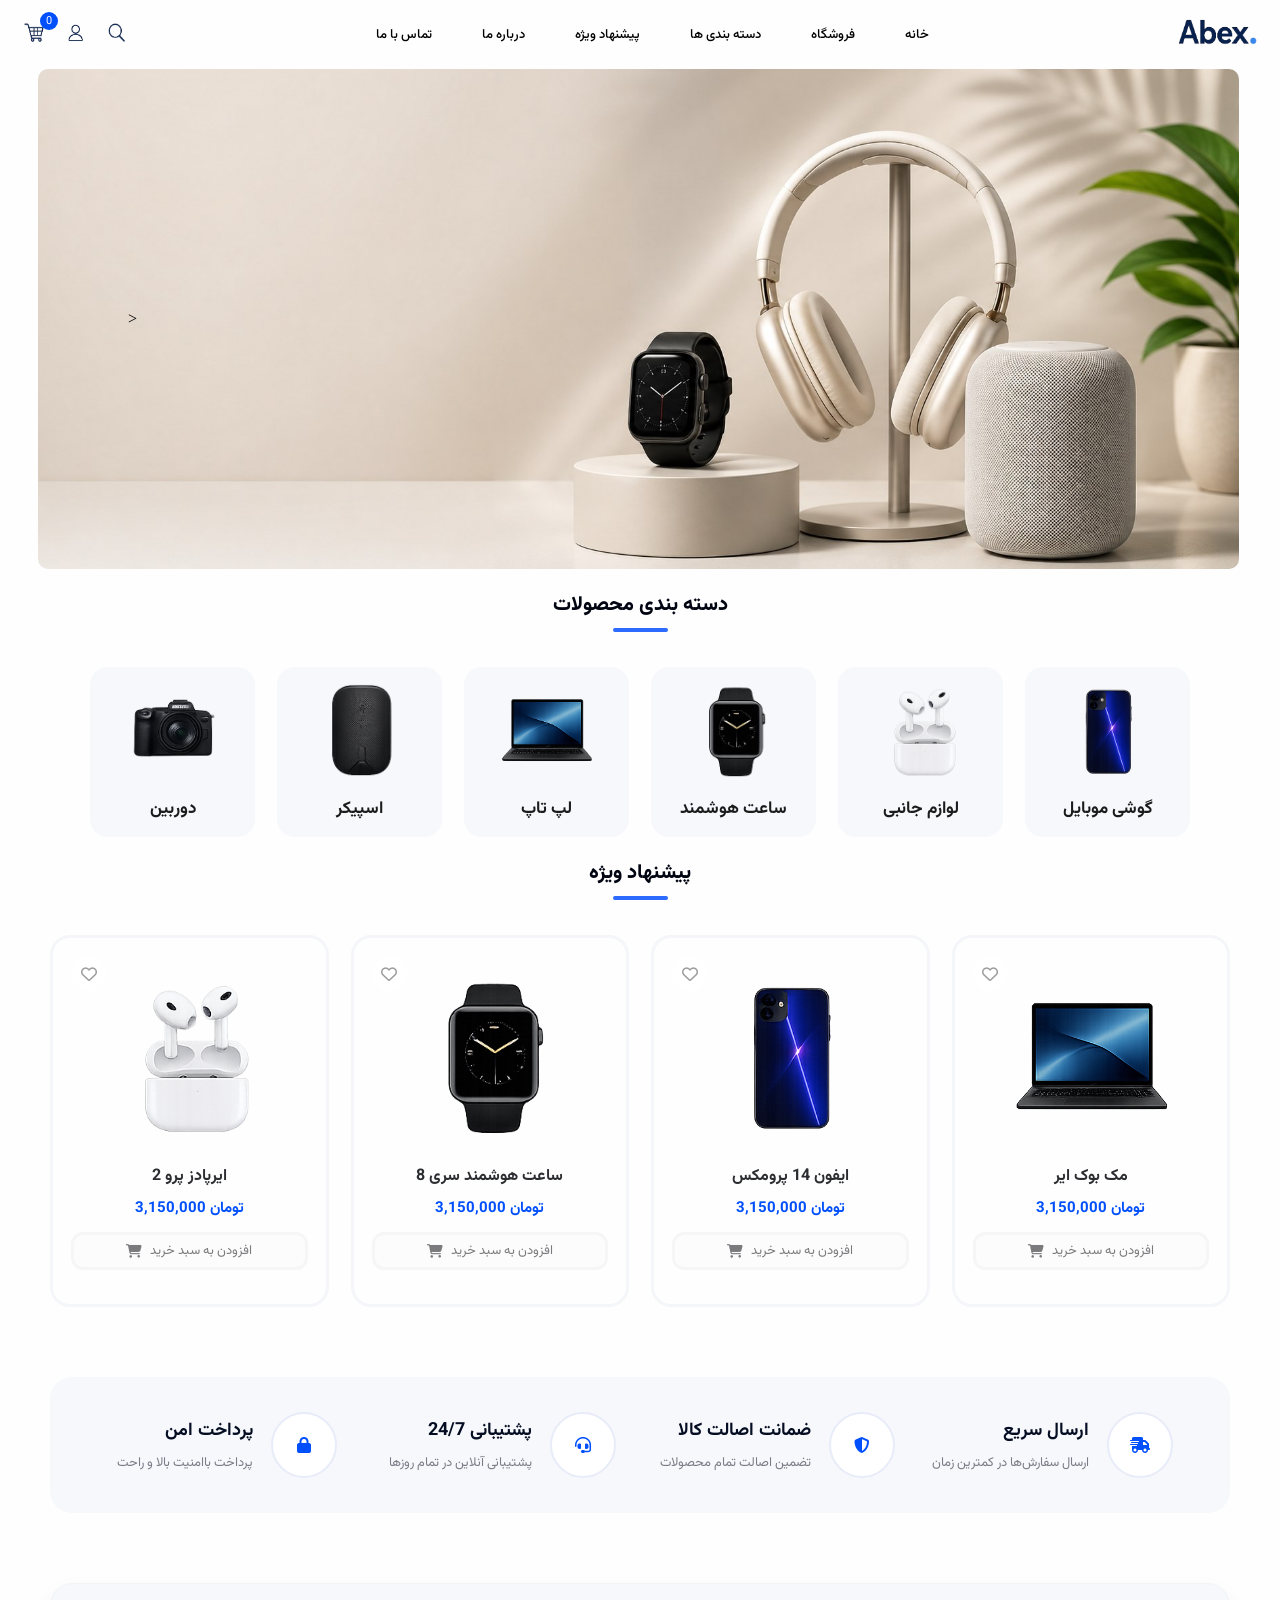
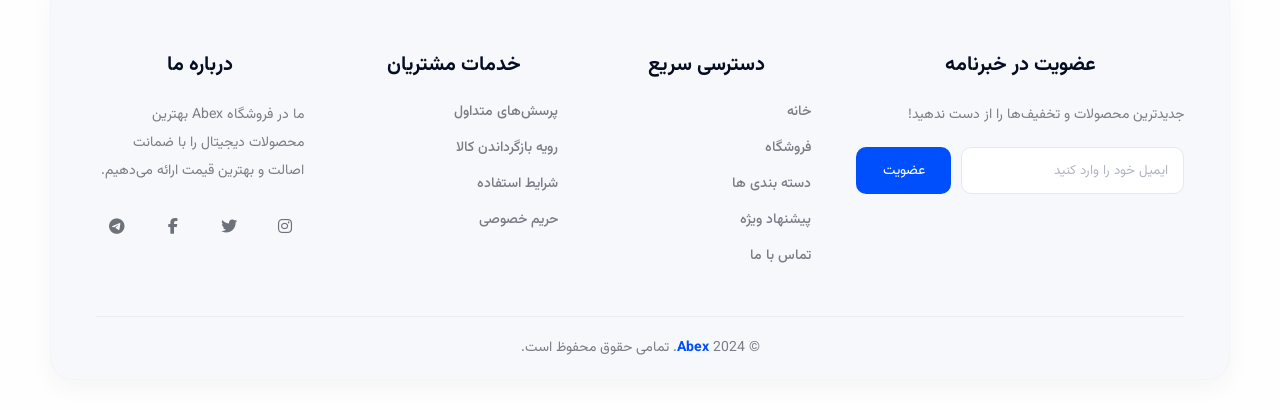
<file: index.html>
<!DOCTYPE html>
<html lang="en">
<head>
    <meta charset="UTF-8">
    <meta name="viewport" content="width=device-width, initial-scale=1.0">
    <link rel="preconnect" href="https://fonts.googleapis.com">
    <link rel="preconnect" href="https://fonts.gstatic.com" crossorigin>
    <link href="https://fonts.googleapis.com/css2?family=Arimo:ital,wght@0,400..700;1,400..700&family=Google+Sans+Flex:opsz,wght@6..144,1..1000&family=Vazirmatn:wght@100..900&display=swap" rel="stylesheet">
    <link rel="stylesheet" href="https://cdnjs.cloudflare.com/ajax/libs/font-awesome/6.7.2/css/all.min.css">
    <link rel="stylesheet" href="css/style.css">
    <link rel="stylesheet" href="css/responsive.css">
    <title>abex</title>
</head>
<body>
    <div class="navbar">
        <div class="logo">
            <img src="assets/logo/logo.png">
        </div>

        <div class="sections">
            <a href="index.html">خانه</a>
            <a href="categoy.html">فروشگاه</a>
            <a href="categoy.html">
    دسته بندی ها
</a>
            <a href="#offer">پیشنهاد ویژه</a>
            <a href="#footer">درباره ما</a>
            <a href="#footer">تماس با ما</a>
        </div>
        
        <div class="personal-section">
            <img src='assets/icons/magnifying.png' class="search-icon">
            <img src="assets/icons/user.png">
            <div class="cart-icon">

    <img src="assets/icons/cart.png">

    <span class="cart-count">
        0
    </span>

     <div class="cart-dropdown">

    </div>

</div>
        </div>
    <div class="search-box">


    <input 
    type="text"
    placeholder="جستجوی محصول...">


</div>

    </div>

    <section class="slider-container">
        <div class="slider">
            <div class="slides  slide-active">
                <img src="assets/images/photo_5112079597548801379_w.jpg" >
                <div class="product-details">
                    <span></span>
                    <span></span>>
                 </div>
            </div> 

            <div class="slides">
               <img src="assets/images/photo_5112079597548801377_w.jpg" >
               <div class="product-details">
                  <span></span>
                  <span></span>>
               </div>
            </div>
            
            <div class="slides">
                <img src="assets/images/photo_5112079597548801378_w.jpg" >
                <div class="product-details">
                    <span>خریدی اسان<br>تجربه ایی متفاوت</span>
                    <P>بهترین محصولات با کیفیت بالا و قیمت مناسب<br> را از فروشگاه ما تهیه کنید</P>
                    <button class="show-products">< مشاهده محصولات </button>
                </div>
            </div> 
        </div>
    </section>

    <div class="title">
        <h3>دسته بندی محصولات</h3>
        <div class="line"></div>
    </div>

    <div class="product-container">
        <div class="product" data-category="smartphones">
            <img src="assets/images/phone.png">
            <span>گوشی موبایل</span>
        </div>
        <div class="product" data-category="mobile-accessories">
            <img src="assets/images/ear.png">
            <span>لوازم جانبی</span>
        </div>
        <div class="product" data-category="smartwatches">
            <img src="assets/images/watch.png">
            <span>ساعت هوشمند</span>
        </div>
        <div class="product" data-category="laptops">
            <img src="assets/images/laptop.png">
            <span>لپ تاپ</span>
        </div>
        <div class="product" data-category="audio">
            <img src="assets/images/speaker.png">
            <span>اسپیکر</span>
        </div>
        <div class="product" data-category="cameras">
            <img src="assets/images/camra.png">
            <span>دوربین</span>
        </div>
    </div>

    <div class="title" id="offer">
    <h3>پیشنهاد ویژه</h3>
    <div class="line"></div>
    </div>

    <div class="offer-container">

        <div class="offer-card">
            <button class="wishlist">
                <i class="fa-regular fa-heart"></i>
            </button>

            <div class="offer-image">
                <img src="assets/images/ear.png">
            </div>

            <div class="offer-info">
                <h3>ایرپادز پرو 2</h3>

                <strong>
                    3,150,000 تومان
                </strong>

                <button class="cart-btn">
                    <i class="fa-solid fa-cart-shopping"></i>
                    افزودن به سبد خرید
                </button>

            </div>

        </div>

        <div class="offer-card">

             <button class="wishlist">
                 <i class="fa-regular fa-heart"></i>
             </button>
             
            <div class="offer-image">
                <img src="assets/images/watch.png">
            </div>

            <div class="offer-info">
                <h3>ساعت هوشمند سری 8</h3>

                <strong>
                    3,150,000 تومان
                </strong>

                <button class="cart-btn">
                    <i class="fa-solid fa-cart-shopping"></i>
                    افزودن به سبد خرید
                </button>
            </div>
       </div>

        <div class="offer-card">
      <button class="wishlist">
          <i class="fa-regular fa-heart"></i>
      </button>
      
     <div class="offer-image">
         <img src="assets/images/phone.png">
     </div>
     <div class="offer-info">
         <h3>ایفون 14 پرومکس</h3>
         <strong>
             3,150,000 تومان
         </strong>
         <button class="cart-btn">
             <i class="fa-solid fa-cart-shopping"></i>
             افزودن به سبد خرید
         </button>
     </div>
</div>

 <div class="offer-card">
      <button class="wishlist">
          <i class="fa-regular fa-heart"></i>
      </button>
      
     <div class="offer-image">
         <img src="assets/images/laptop.png">
     </div>
     <div class="offer-info">
         <h3>مک بوک ایر</h3>
         <strong>
             3,150,000 تومان
         </strong>
         <button class="cart-btn">
             <i class="fa-solid fa-cart-shopping"></i>
             افزودن به سبد خرید
         </button>
     </div>
</div>


    </div>

<section class="features">

    <div class="feature">

        <div class="feature-icon">
            <i class="fa-solid fa-lock"></i>
        </div>

        <div class="feature-info">
            <h4>پرداخت امن</h4>
            <p>پرداخت باامنیت بالا و راحت</p>
        </div>

    </div>

    <div class="divider"></div>

    <div class="feature">

        <div class="feature-icon">
            <i class="fa-solid fa-headset"></i>  
        </div>

        <div class="feature-info">
            <h4>پشتیبانی 24/7</h4>
            <p>پشتیبانی آنلاین در تمام روزها</p>

        </div>

    </div>

    <div class="divider"></div>

    <div class="feature">

        <div class="feature-icon">
         <i class="fa-solid fa-shield-halved"></i>      
        </div>

        <div class="feature-info">
            <h4>ضمانت اصالت کالا</h4>
             <p>تضمین اصالت تمام محصولات</p>
        </div>

    </div>

    <div class="divider"></div>

    <div class="feature">

        <div class="feature-icon">
            <i class="fa-solid fa-truck-fast"></i>
        </div>

        <div class="feature-info">
            <h4>ارسال سریع</h4>
            <p>ارسال سفارش‌ها در کمترین زمان</p>
        </div>

    </div>

</section>

<footer class="footer" id="footer">

    <div class="footer-content">

        <!-- خبرنامه -->
        <div class="footer-column">

            <h3>عضویت در خبرنامه</h3>

            <p>
                جدیدترین محصولات و تخفیف‌ها را از
                دست ندهید!
            </p>

            <div class="newsletter">

                <input type="email" placeholder="ایمیل خود را وارد کنید">

                <button>عضویت</button>

            </div>

        </div>

        <!-- دسترسی سریع -->
        <div class="footer-column">

            <h3>دسترسی سریع</h3>

            <ul>

                <li><a href="index.html">خانه</a></li>
                <li><a href="categoy.html">فروشگاه</a></li>
                <li><a href="categoy.html">دسته بندی ها</a></li>
                <li><a href="#offer">پیشنهاد ویژه</a></li>
                <li><a href="#footer">تماس با ما</a></li>

            </ul>

        </div>

        <!-- خدمات مشتریان -->
        <div class="footer-column">

            <h3>خدمات مشتریان</h3>

            <ul>

                <li><a href="customers.html">پرسش‌های متداول</a></li>
                <li><a href="customers.html">رویه بازگرداندن کالا</a></li>
                <li><a href="customers.html">شرایط استفاده</a></li>
                <li><a href="customers.html">حریم خصوصی</a></li>

            </ul>

        </div>

        <div class="footer-column">

            <h3>درباره ما</h3>

            <p>
                ما در فروشگاه Abex بهترین محصولات
                دیجیتال را با ضمانت اصالت و بهترین
                قیمت ارائه می‌دهیم.
            </p>

            <div class="social-icons">

                <a href="#"><i class="fa-brands fa-instagram"></i></a>

                <a href="#"><i class="fa-brands fa-twitter"></i></a>

                <a href="#"><i class="fa-brands fa-facebook-f"></i></a>

                <a href="#"><i class="fa-brands fa-telegram"></i></a>

            </div>

        </div>

    </div>

    <div class="footer-bottom">

        © 2024 <span>Abex</span>. تمامی حقوق محفوظ است.

    </div>

</footer>


<script type="module" src="js/app.js"></script>
</body>
</html>
</file>
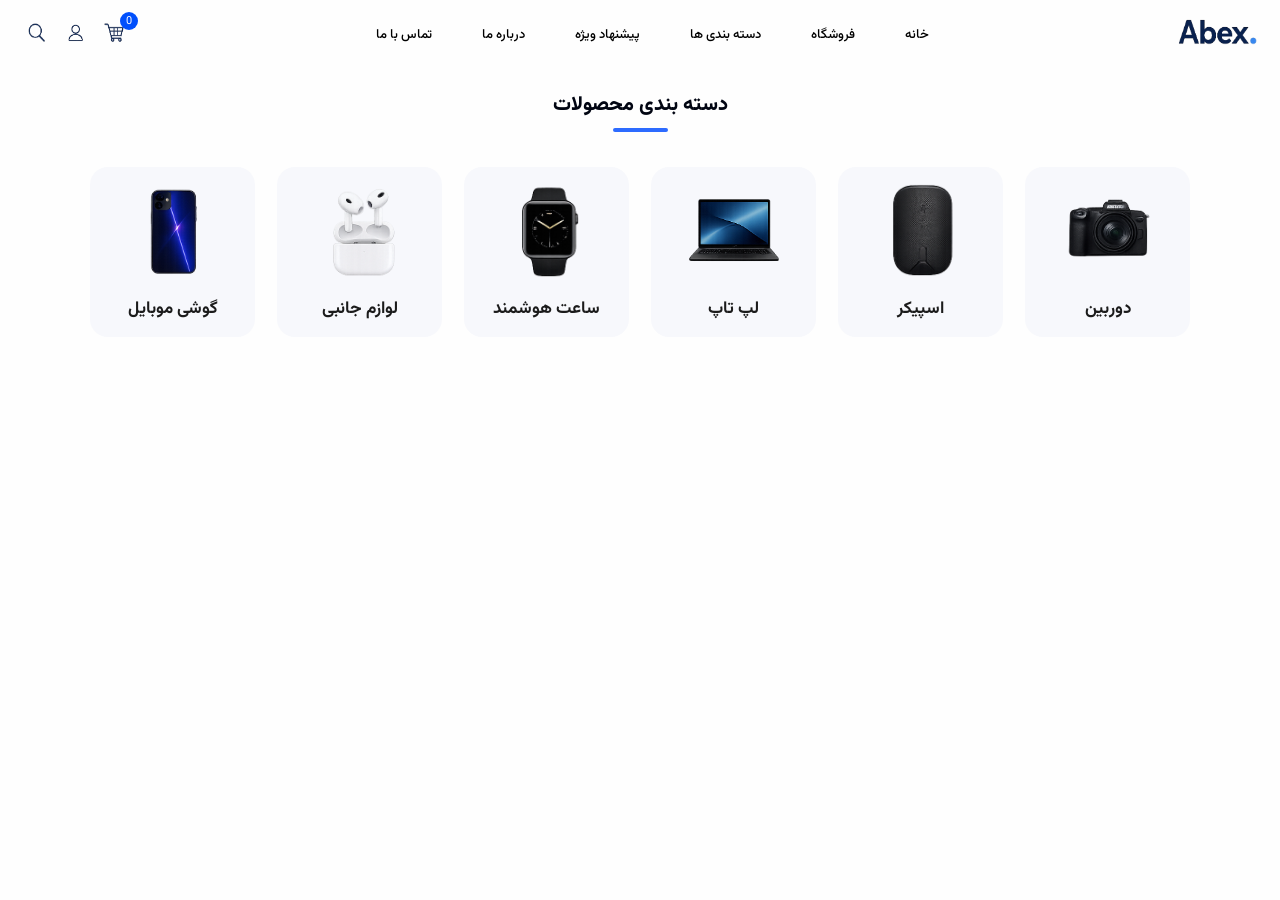
<file: categoy.html>
<!DOCTYPE html>
<html lang="fa" dir="rtl">

<head>

    <meta charset="UTF-8">

    <meta name="viewport" content="width=device-width, initial-scale=1.0">


    <link rel="preconnect" href="https://fonts.googleapis.com">
    <link rel="preconnect" href="https://fonts.gstatic.com" crossorigin>

    <link href="https://fonts.googleapis.com/css2?family=Vazirmatn:wght@100..900&display=swap" rel="stylesheet">


    <link rel="stylesheet" href="https://cdnjs.cloudflare.com/ajax/libs/font-awesome/6.7.2/css/all.min.css">


    <link rel="stylesheet" href="css/style.css">


    <title>دسته بندی محصولات | Abex</title>

</head>


<body>


    <!-- Header -->

    <div class="navbar">


          <div class="personal-section">
      <img src="assets/icons/magnifying.png">
      <img src="assets/icons/user.png">
      <div class="cart-icon">
          <img src="assets/icons/cart.png">
          <span class="cart-count">
              0
          </span>
      </div>
  </div>





        <div class="sections">


            


            


            <div>تماس با ما</div>

            <div>درباره ما</div>


            <div>پیشنهاد ویژه</div>

            <a href="category.html">دسته بندی ها</a>

            <div>فروشگاه</div>

            <a href="index.html">خانه</a>

            

            


        </div>


      <div class="logo">
      <img src="assets/logo/logo.png">
  </div>












    </div>



    <!-- Page Title -->
      <div class="title">
     <h3>دسته بندی محصولات</h3>
     <div class="line"></div>
 </div>
 <div class="product-container">
     <div class="product" data-category="smartphones">
         <img src="assets/images/phone.png">
         <span>گوشی موبایل</span>
     </div>
     <div class="product" data-category="mobile-accessories">
         <img src="assets/images/ear.png">
         <span>لوازم جانبی</span>
     </div>
     <div class="product" data-category="smartwatches">
         <img src="assets/images/watch.png">
         <span>ساعت هوشمند</span>
     </div>
     <div class="product" data-category="laptops">
         <img src="assets/images/laptop.png">
         <span>لپ تاپ</span>
     </div>
     <div class="product" data-category="audio">
         <img src="assets/images/speaker.png">
         <span>اسپیکر</span>
     </div>
     <div class="product" data-category="cameras">
         <img src="assets/images/camra.png">
         <span>دوربین</span>
     </div>
 </div>






    <!-- Categories -->

    <section class="category-page">


        <div class="category-container">

            <!-- دکمه های دسته بندی اینجا توسط JS ساخته میشن -->

        </div>



        <div class="category-products offer-container">

            <!-- محصولات اینجا توسط JS ساخته میشن -->

        </div>


    </section>



<script type="module" src="js/category.js"></script>


</body>

</html>
</file>
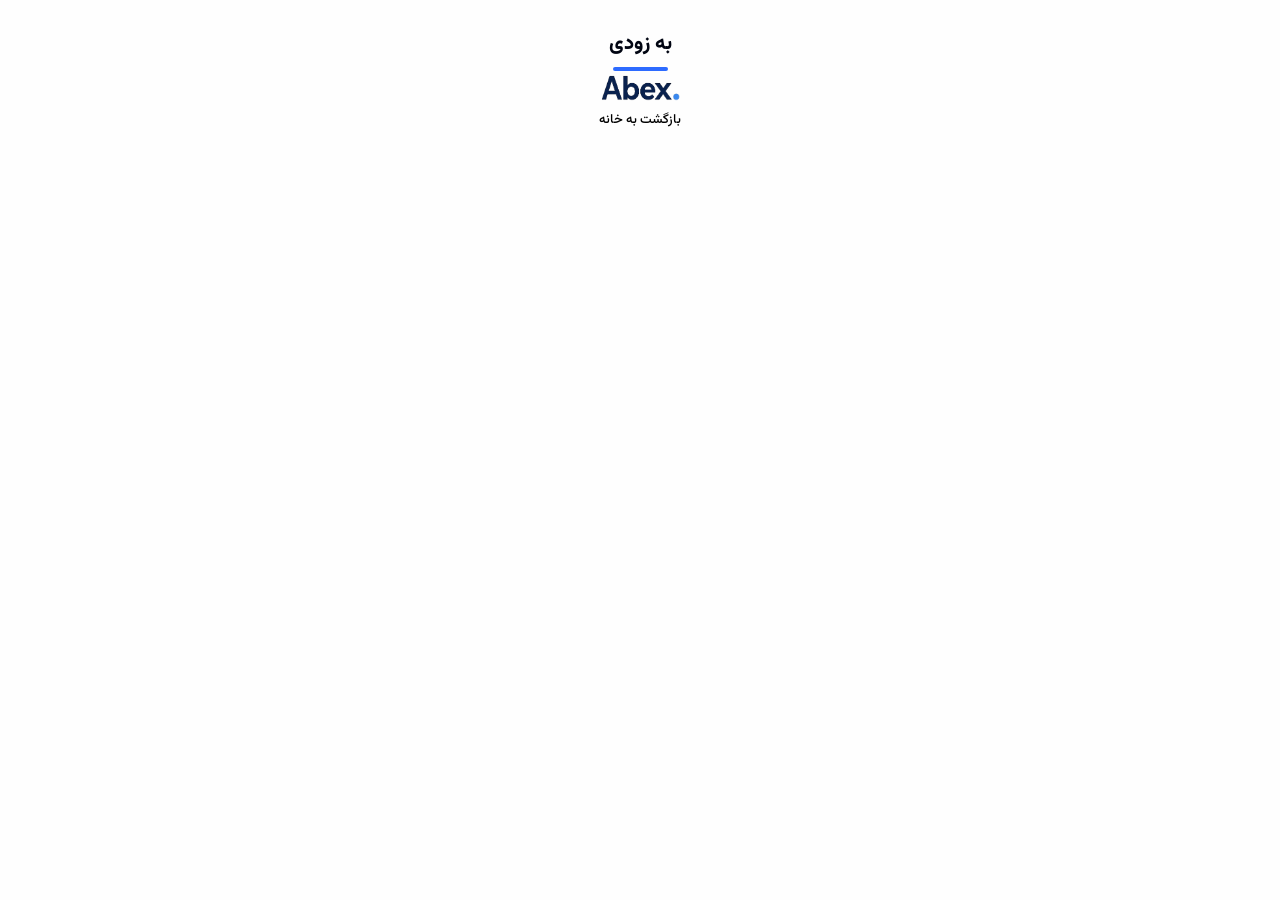
<file: customers.html>
<!DOCTYPE html>
<html lang="en">
<head>
    <meta charset="UTF-8">
    <meta name="viewport" content="width=device-width, initial-scale=1.0">
    <link rel="stylesheet" href="css/style.css">
    <link rel="preconnect" href="https://fonts.googleapis.com">
<link rel="preconnect" href="https://fonts.gstatic.com" crossorigin>
<link href="https://fonts.googleapis.com/css2?family=Arimo:ital,wght@0,400..700;1,400..700&family=Google+Sans+Flex:opsz,wght@6..144,1..1000&family=Vazirmatn:wght@100..900&display=swap" rel="stylesheet">
    <title>خدمات</title>
</head>
<body>
     <div class="title">
     <h3>به زودی</h3>
     <div class="line"></div>

      <div class="logo">
     <img src="assets/logo/logo.png">
 </div>
   <a href="index.html">بازگشت به خانه</a>

 </div>
</body>
</html>
</file>
<file: css/style.css>
body{
    background-color: #FEFEFE
}

h1{
  font-family: "Vazirmatn", sans-serif;
  font-optical-sizing: auto;
  font-weight:800;
  font-style: normal;
}

.navbar{
    position:relative;
    display: flex;
    flex-direction: row-reverse;
    justify-content:space-between;
    align-items: center;
    margin: 15px;
}

.logo img{
    width: 80px;
    height: 35px;
}

.personal-section{
    display: flex;
    flex-direction: row-reverse;
    gap:15px
}

.personal-section img{
    width: 25px;
    height: 21px;
}

.sections{
    display: flex;
    flex-direction: row-reverse;
    gap:50px;
    font-family: "Vazirmatn", sans-serif;
    font-weight:500;
    font-size: 13px;
}

a{
font-family: "Vazirmatn", sans-serif;
 font-weight:500;
 font-size: 13px; 
 color: black;
 text-decoration: none;
}

.slides{
    position:absolute;
    overflow:hidden;
    border-radius:25px;
    transition:opacity .5s ease;
    position: absolute;
    width: 100%;
    opacity:0;
    z-index:0;
}

.slider{
    display: flex;
    justify-content: center;
    position: relative;
    width: 100%;
    height: 500px;
}

.slide-active{
    opacity:1;
    z-index:1;

}

.slider-container{
    width: 100%;
    flex: 1;
    display: flex;
    flex-direction: column;
}

.slides img{
    width:95%;
    height:500px;
    object-fit: cover;
    display:block;
    margin-right: 10px;
    margin-left: 30px;
    border-radius: 10px;


}

.product-details{
    position: absolute;
    top: 50%;
    left: 120px; 
    transform: translateY(-50%);
    display: flex;
    flex-direction: column;
    align-items: flex-start;
}

.product-details span{
    font-family: "Vazirmatn", sans-serif;
    font-weight:800;
    font-size: 40px;
    color: #040D22;
    margin-bottom: 0;   
}

.product-details p {
     font-family: "Vazirmatn", sans-serif;
     color: #84858B;
}

.product-details button{
    font-family: "Vazirmatn", sans-serif;
    background-color: #004FFC;
    color: white;
    border-color: #004FFC;
    border-radius:10px ;
    padding: 10px;
}

h3{
    font-family: "Vazirmatn", sans-serif;
    text-align: center;
    font-size: 20px;
    font-weight: 800;
    color: #010512;
}

.title{
    display:flex;
    flex-direction:column;
    align-items:center;
    margin-bottom:35px;
}

.title h3{
    margin-bottom:7px;
}

.line{
    width:55px;
    height:4px;
    background:#2D6BFF;
    border-radius:10px;
}


.product-container{
    width: 1180px;
    margin: 0 auto;
    display: flex;
    flex-direction: row-reverse;
    justify-content: center;
    gap: 22px;

}

.product{
    width: 165px;
    height: 170px;
    background: #F7F8FC;
    border-radius: 18px;
    display: flex;
    flex-direction: column;
    align-items: center;
    justify-content: center;
    cursor: pointer;
    transition: .3s;
}

.product img{
     width: 95px;
    height: 95px;
    object-fit: contain;
    margin-bottom: 18px;
}

.product span{
    font-family: "Vazirmatn", sans-serif;
    font-size: 17px;
    font-weight: 700;
    color: #1b1b1b;

}

.product:hover{
    transform: translateY(-6px);
}


.offer-container{
    width:1180px;
    margin:0 auto;
    display:grid;
    grid-template-columns:repeat(4,1fr);
    gap:22px;
}


.offer-card{
    height:330px;
    background:#FEFEFE;
    border-style: solid;
    border-color: #F5F6FA;
    border-radius:20px;
    padding:18px;
    position:relative;
    transition:.3s;
}


.offer-card:hover{
    transform:translateY(-7px);
}



.offer-image{
    height:200px;
    display:flex;
    justify-content:center;
    align-items:center;
}


.offer-image img{
    width:160px;
    height:160px;
    object-fit:contain;
}



.wishlist{
    position:absolute;
    top:18px;
    left:18px;
    width:35px;
    height:35px;
    border-radius:50%;
    border:none;
    background:white;
    display:flex;
    justify-content:center;
    align-items:center;
    cursor:pointer;
}


.wishlist i{
    font-size:16px;
    color:#9D9D9F;
}



.offer-info{
    display:flex;
    flex-direction:column;
    align-items:center;
    text-align:center;
}


.offer-info h3{
    font-family:"Vazirmatn",sans-serif;
    font-size:16px;
    font-weight:700;
    color:#2C2D31;
    margin:8px 0;
}


.offer-info strong{
    font-family:"Vazirmatn",sans-serif;
    font-size:15px;
    font-weight:700;
    color:#004FFC;
    margin-bottom:12px;
}


.cart-btn{

    width:100%;
    height:38px;
    display:flex;
    align-items:center;
    justify-content:center;
    gap:8px;
    border:none;
    border-radius:12px;
    border-style: solid;
    border-color: #F6F6F6;
    background:#FCFCFC;
    color:#7B7B7E;
    font-family:"Vazirmatn",sans-serif;
    font-size:13px;
    cursor:pointer;
}


.cart-btn i{
    font-size:14px;
    color: #7B7B7E;
}

.features{

    width:1180px;
    margin:70px auto;
    background:#F7F8FC;
    border-radius:22px;
    display:flex;
    justify-content:space-between;
    align-items:center;
    padding:35px 40px;
    box-sizing:border-box;

}



.feature{

    flex:1;
    display:flex;
    flex-direction:row-reverse;
    align-items:center;
    justify-content:center;
    gap:18px;

}



.feature-icon{
    width:62px;
    height:62px;
    border:2px solid #E7ECF8;
    border-radius:50%;
    display:flex;
    justify-content:center;
    align-items:center;
    background:white;
    flex-shrink:0;

}



.feature-icon i{
    color:#004FFC;
}



.feature-info{
    text-align:right;

}



.feature-info h4{
    margin:0 0 8px;
    font-family:"Vazirmatn",sans-serif;
    font-size:18px;
    font-weight:700;
    color:#040D22;

}



.feature-info p{
    margin:0;
    font-family:"Vazirmatn",sans-serif;
    font-size:13px;
    color:#7A7D86;

}



.divider{
    width:1px;
    height:60px;
    background:#F7F8FC;

}

.footer{

    width:1180px;
    margin:70px auto 30px;
    background:#F7F8FC;
    border:1px solid #F2F4F8;
    border-radius:22px;
    box-shadow:0 8px 25px rgba(0,0,0,.04);
    padding:45px 45px 20px;
    direction:rtl;
    box-sizing:border-box;

}

.footer-content{

    display:grid;
    grid-template-columns:repeat(4,1fr);
    gap:45px;

}

.footer-column h3{

    font-family:"Vazirmatn",sans-serif;
    font-size:20px;
    font-weight:700;
    color:#040D22;
    margin-bottom:20px;

}

.footer-column p{
    font-family:"Vazirmatn",sans-serif;
    font-size:14px;
    line-height:2;
    color:#7A7D86;
    margin:0;

}

.footer-column ul{
    list-style:none;
    padding:0;
    margin:0;

}

.footer-column ul li{
    margin-bottom:14px;

}

.footer-column ul li a{

    text-decoration:none;
    color:#7A7D86;
    font-family:"Vazirmatn",sans-serif;
    font-size:14px;
    transition:.3s;

}

.footer-column ul li a:hover{
    color:#004FFC;

}

.newsletter{
    margin-top:18px;
    display:flex;
    gap:10px;

}

.newsletter input{
    flex:1;
    height:45px;
    border:1px solid #E6E8EF;
    border-radius:10px;
    outline:none;
    padding:0 15px;
    font-family:"Vazirmatn",sans-serif;
    color:#555;

}

.newsletter input::placeholder{
    color:#B1B5BF;

}

.newsletter button{
    width:95px;
    border:none;
    border-radius:10px;
    background:#004FFC;
    color:white;
    font-family:"Vazirmatn",sans-serif;
    font-size:14px;
    cursor:pointer;
    transition:.3s;

}

.newsletter button:hover{

    background:#003fd0;

}

.social-icons{

    display:flex;

    justify-content:flex-start;

    gap:18px;

    margin-top:22px;

}
.social-icons a{

    width:38px;

    height:38px;

    border-radius:50%;

    background:#F7F8FC;

    display:flex;

    justify-content:center;

    align-items:center;

    text-decoration:none;

    transition:.3s;

}
.social-icons i{

    color:#6D717A;

    font-size:16px;

}

.social-icons a:hover{

    background:#004FFC;

}

.social-icons a:hover i{

    color:white;

}

.footer-bottom{

    margin-top:35px;

    padding-top:20px;

    border-top:1px solid #ECEEF5;

    text-align:center;

    font-family:"Vazirmatn",sans-serif;

    font-size:14px;

    color:#7A7D86;

}

.footer-bottom span{

    color:#004FFC;

    font-weight:700;

}

.cart-icon{
    position:relative;
    cursor:pointer;
}
.cart-icon img{
    width:25px;
    height:21px;
}
.cart-count{

    position:absolute;

    top:-10px;
    right:-10px;

    width:18px;
    height:18px;

    background:#004FFC;

    color:white;

    border-radius:50%;

    font-size:11px;

    display:flex;

    align-items:center;

    justify-content:center;

    font-family:"Vazirmatn",sans-serif;

}
.search-box{

    display:none;
    position:absolute;
    top:60px;
    right:150px;
    z-index:1000;



}
.search-box input{

    width:250px;

    height:40px;

    border:1px solid #ddd;

    border-radius:10px;

    padding:0 15px;

    font-family:"Vazirmatn",sans-serif;

    outline:none;

}
.cart-icon{
    position: relative;
    cursor: pointer;
}
.cart-dropdown{

    position: absolute;
    top: 45px;
    right: -260px;

    width: 260px;

    background: white;

    border-radius: 10px;

    padding: 15px;

    box-shadow: 0 5px 20px rgba(0,0,0,.15);

    display:none;

    z-index:999;

    font-family: "Vazirmatn", sans-serif;

}
.cart-dropdown.show{

    display:block;

}
.cart-product{

    display:flex;

    align-items:center;

    gap:10px;

    padding:10px 0;

    border-bottom:1px solid #eee;

}
.cart-product img{

    width:50px;
    height:50px;

    object-fit:cover;

    border-radius:8px;

}
.cart-product span{

    font-family: "Vazirmatn", sans-serif;

    flex:1;

    font-size:14px;

}
</file>
<file: css/responsive.css>
/* Tablet */
@media(max-width:1200px){

    .product-container,
    .offer-container,
    .features,
    .footer{
        width:95%;
    }


    .sections{
        gap:25px;
    }


    .offer-container{
        grid-template-columns:repeat(3,1fr);
    }

}

@media(max-width:850px){


    .navbar{

        flex-direction:column;
        gap:20px;

    }


    .sections{

        flex-wrap:wrap;
        justify-content:center;
        gap:15px;

    }


    .personal-section{

        justify-content:center;

    }


    .slider{

        height:300px;

    }


    .slides img{

        width:90%;
        height:300px;
        margin:auto;

    }


    .product-details{

        left:40px;

    }


    .product-details span{

        font-size:25px;

    }



    .product-container{

        display:grid;
        grid-template-columns:repeat(2,1fr);
        gap:15px;

    }



    .product{

        width:100%;
        height:150px;

    }



    .offer-container{

        grid-template-columns:repeat(2,1fr);
        gap:15px;

    }


    .offer-card{

        height:auto;

    }


    .offer-image{

        height:150px;

    }


    .offer-image img{

        width:120px;
        height:120px;

    }



    .features{

        flex-direction:column;
        gap:25px;

    }


    .divider{

        width:80%;
        height:1px;

    }


    .feature{

        width:100%;

    }



    .footer{

        padding:30px 20px;

    }



    .footer-content{

        grid-template-columns:1fr;

        gap:30px;

    }


}



@media(max-width:500px){


    .logo img{

        width:70px;

    }



    .sections a{

        font-size:12px;

    }



    .product-container{

        grid-template-columns:1fr;

    }



    .offer-container{

        grid-template-columns:1fr;

    }



    .product-details{

        left:25px;

    }


    .product-details p{

        font-size:12px;

    }



    .cart-dropdown{

        right:-120px;

        width:230px;

    }


}

@media(max-width:1200px){


    .footer{


        width:95%;


    }


}


@media(max-width:850px){


    .footer-content{


        grid-template-columns:repeat(2,1fr);


        gap:35px;


    }


}


@media(max-width:600px){


    .footer-content{


        grid-template-columns:1fr;


    }


    .newsletter{


        flex-direction:column;


    }


    .newsletter button{


        width:100%;
        height:45px;


    }


}
</file>
